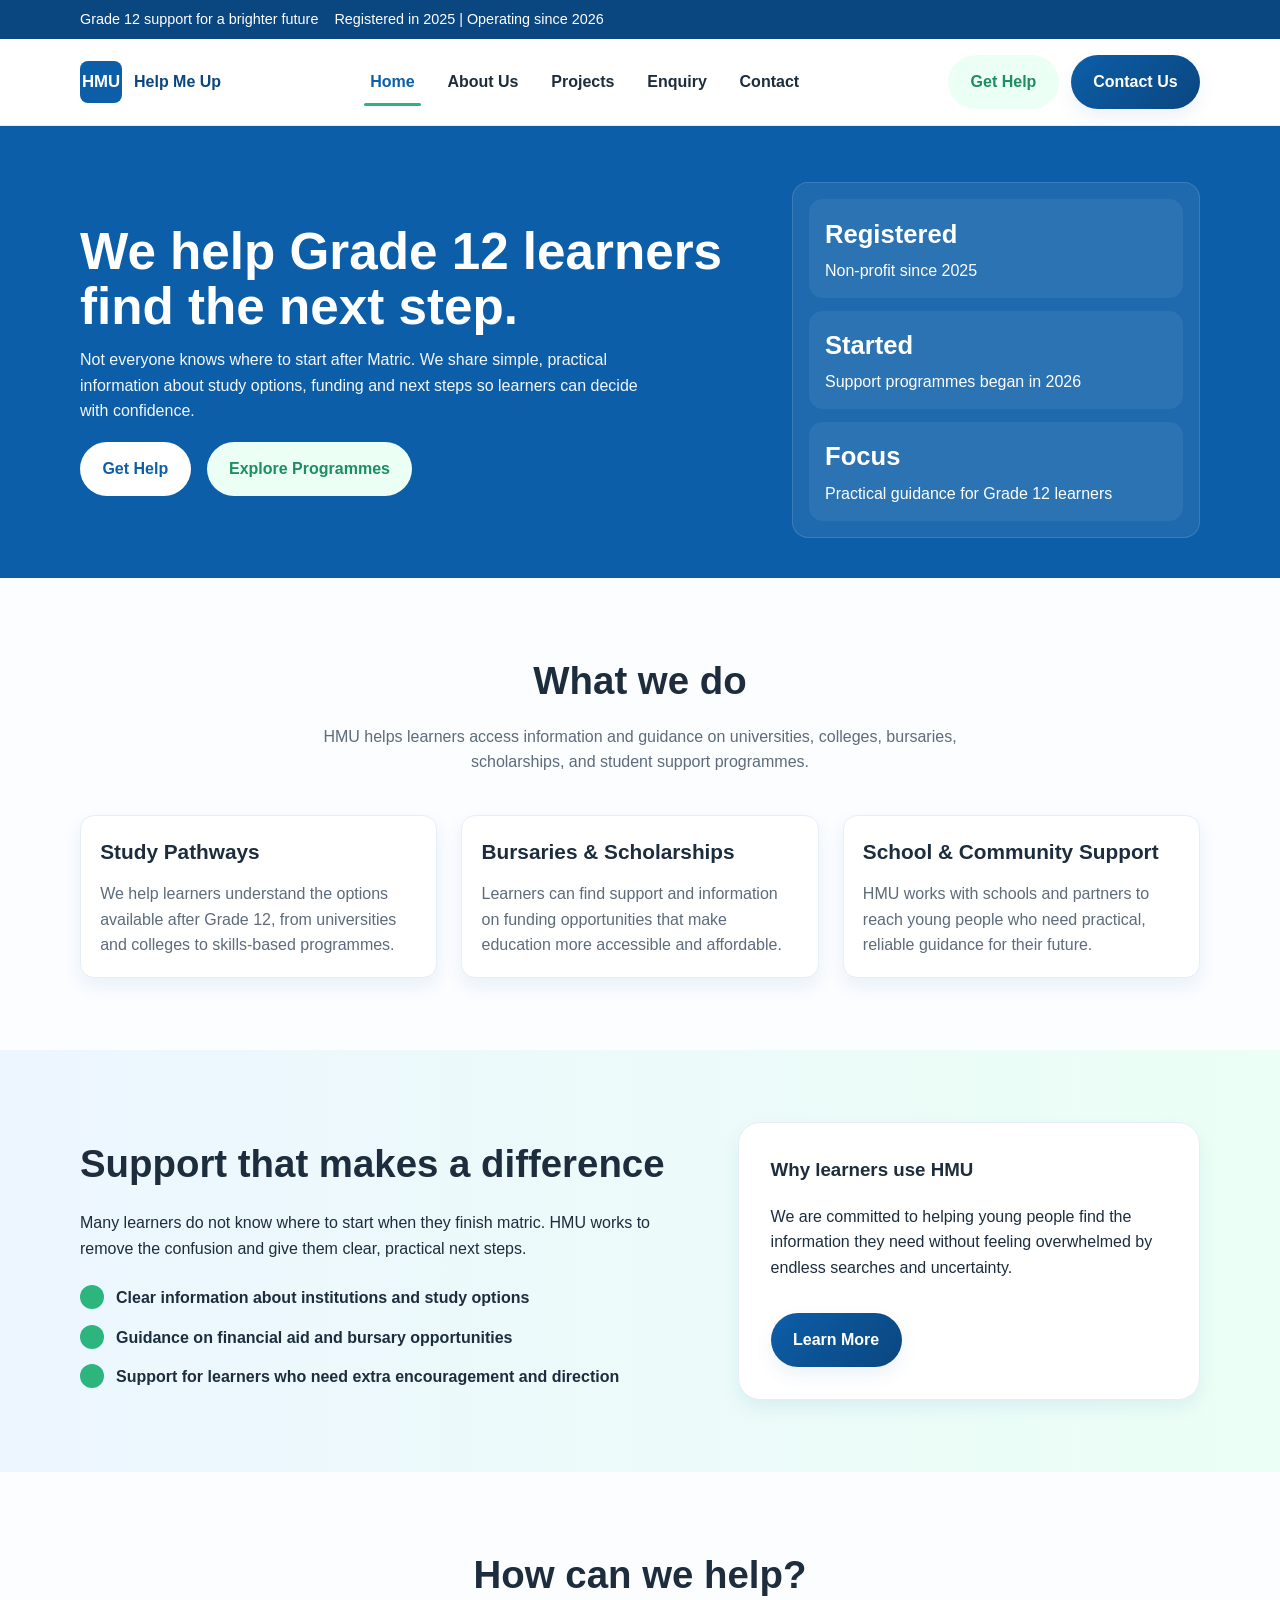
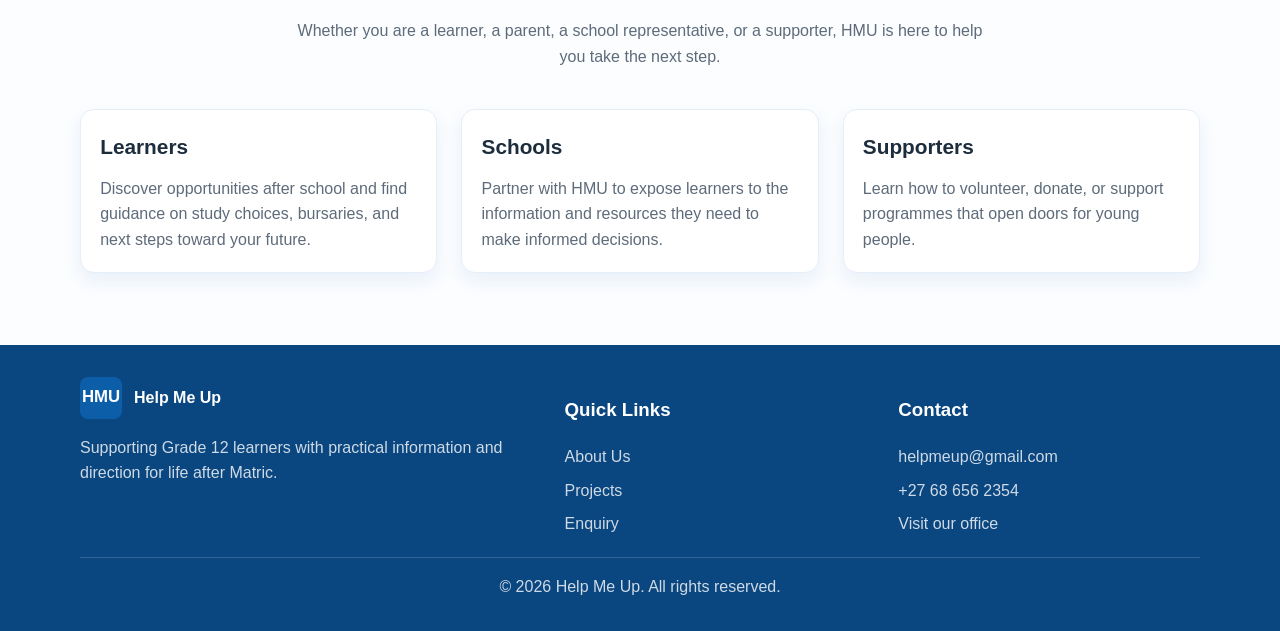
<file: formative_1/index.html>
<!DOCTYPE html>
<html lang="en">
  <head>
    <meta charset="UTF-8" />
    <meta name="viewport" content="width=device-width, initial-scale=1.0" />
    <title>Help Me Up | Grade 12 Support & Opportunities</title>
    <meta
      name="description"
      content="Help Me Up helps Grade 12 learners discover universities, colleges, bursaries, and life-after-school opportunities in South Africa."
    />
    <link rel="stylesheet" href="styles.css" />
  </head>
  <body data-page="index">
    <header class="site-header">
      <div class="topbar">
        <div class="container">
          <div class="meta">
            <span>Grade 12 support for a brighter future</span>
            <span>Registered in 2025 | Operating since 2026</span>
          </div>
        </div>
      </div>

      <div class="container navbar">
        <a href="index.html" class="brand" aria-label="Help Me Up home">
          <span class="brand-mark">HMU</span>
          <span>Help Me Up</span>
        </a>

        <button class="nav-toggle" aria-label="Open navigation">Menu</button>

        <nav class="nav-links" aria-label="Main navigation">
          <a href="index.html" class="active">Home</a>
          <a href="about.html">About Us</a>
          <a href="projects.html">Projects</a>
          <a href="enquiry.html">Enquiry</a>
          <a href="contact.html">Contact</a>
        </nav>

        <div class="nav-actions">
          <a href="enquiry.html" class="btn btn-secondary">Get Help</a>
          <a href="contact.html" class="btn btn-primary">Contact Us</a>
        </div>
      </div>
    </header>

    <main>
      <section class="hero">
        <div class="container hero-content">
          <div>
            <h1>We help Grade 12 learners find the next step.</h1>
            <p>
              Not everyone knows where to start after Matric. We share simple, practical
              information about study options, funding and next steps so learners can decide with
              confidence.
            </p>
            <div class="hero-actions">
              <a href="enquiry.html" class="btn btn-light">Get Help</a>
              <a href="projects.html" class="btn btn-secondary">Explore Programmes</a>
            </div>
          </div>

          <div class="hero-card" aria-label="Statistics about support available">
            <div class="metric">
              <strong>Registered</strong>
              <span>Non-profit since 2025</span>
            </div>
            <div class="metric">
              <strong>Started</strong>
              <span>Support programmes began in 2026</span>
            </div>
            <div class="metric">
              <strong>Focus</strong>
              <span>Practical guidance for Grade 12 learners</span>
            </div>
          </div>
        </div>
      </section>

      <section class="section">
        <div class="container">
          <div class="section-header">
            <h2>What we do</h2>
            <p>
              HMU helps learners access information and guidance on universities, colleges,
              bursaries, scholarships, and student support programmes.
            </p>
          </div>

          <div class="card-grid">
            <article class="card">
              <h3>Study Pathways</h3>
              <p>
                We help learners understand the options available after Grade 12, from universities
                and colleges to skills-based programmes.
              </p>
            </article>

            <article class="card">
              <h3>Bursaries & Scholarships</h3>
              <p>
                Learners can find support and information on funding opportunities that make
                education more accessible and affordable.
              </p>
            </article>

            <article class="card">
              <h3>School & Community Support</h3>
              <p>
                HMU works with schools and partners to reach young people who need practical,
                reliable guidance for their future.
              </p>
            </article>
          </div>
        </div>
      </section>

      <section class="section feature-band">
        <div class="container two-column">
          <div>
            <div class="section-header" style="text-align: left; margin: 0 0 1rem; max-width: none;">
              <h2>Support that makes a difference</h2>
            </div>
            <p>
              Many learners do not know where to start when they finish matric. HMU works to remove
              the confusion and give them clear, practical next steps.
            </p>
            <ul class="list">
              <li><span class="check" aria-hidden="true"></span> Clear information about institutions and study options</li>
              <li><span class="check" aria-hidden="true"></span> Guidance on financial aid and bursary opportunities</li>
              <li><span class="check" aria-hidden="true"></span> Support for learners who need extra encouragement and direction</li>
            </ul>
          </div>

          <div class="info-box">
            <h3>Why learners use HMU</h3>
            <p>
              We are committed to helping young people find the information they need without feeling
              overwhelmed by endless searches and uncertainty.
            </p>
            <a href="about.html" class="btn btn-primary" style="margin-top: 1rem;">Learn More</a>
          </div>
        </div>
      </section>

      <section class="section">
        <div class="container">
          <div class="section-header">
            <h2>How can we help?</h2>
            <p>
              Whether you are a learner, a parent, a school representative, or a supporter, HMU is
              here to help you take the next step.
            </p>
          </div>

          <div class="card-grid">
            <article class="card">
              <h3>Learners</h3>
              <p>
                Discover opportunities after school and find guidance on study choices, bursaries,
                and next steps toward your future.
              </p>
            </article>

            <article class="card">
              <h3>Schools</h3>
              <p>
                Partner with HMU to expose learners to the information and resources they need to make
                informed decisions.
              </p>
            </article>

            <article class="card">
              <h3>Supporters</h3>
              <p>
                Learn how to volunteer, donate, or support programmes that open doors for young people.
              </p>
            </article>
          </div>
        </div>
      </section>
    </main>

    <footer class="site-footer">
      <div class="container">
        <div class="footer-grid">
          <div>
            <div class="brand" style="color: white; margin-bottom: 1rem;">
              <span class="brand-mark">HMU</span>
              <span>Help Me Up</span>
            </div>
            <p style="color: rgba(255,255,255,0.8); margin: 0;">
              Supporting Grade 12 learners with practical information and direction for life after Matric.
            </p>
          </div>

          <div>
            <h3>Quick Links</h3>
            <div class="footer-links">
              <a href="about.html">About Us</a>
              <a href="projects.html">Projects</a>
              <a href="enquiry.html">Enquiry</a>
            </div>
          </div>

          <div>
            <h3>Contact</h3>
            <div class="footer-links">
              <a href="mailto:helpmeup@gmail.com">helpmeup@gmail.com</a>
              <a href="tel:+27686562354">+27 68 656 2354</a>
              <a href="contact.html">Visit our office</a>
            </div>
          </div>
        </div>

        <div class="footer-bottom">
          © <span id="year"></span> Help Me Up. All rights reserved.
        </div>
      </div>
    </footer>

    <script src="script.js"></script>
  </body>
</html>
</file>
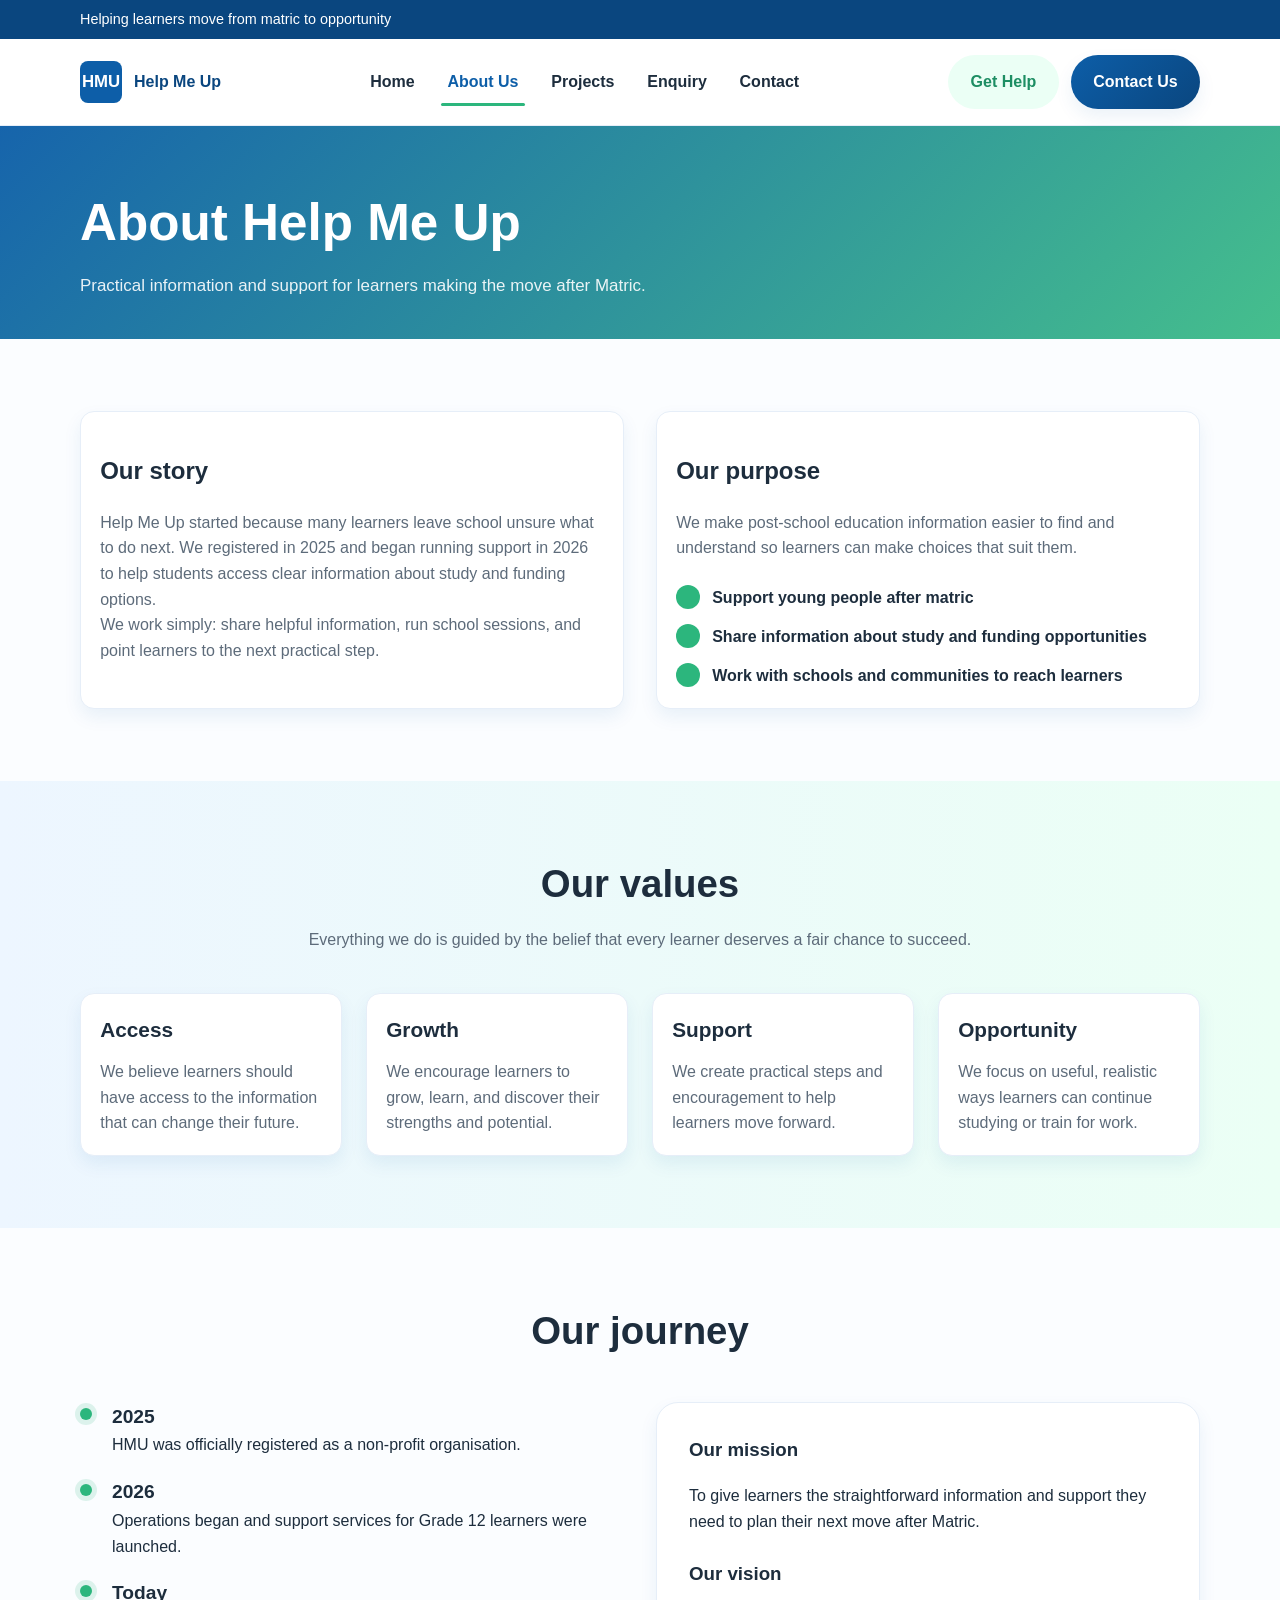
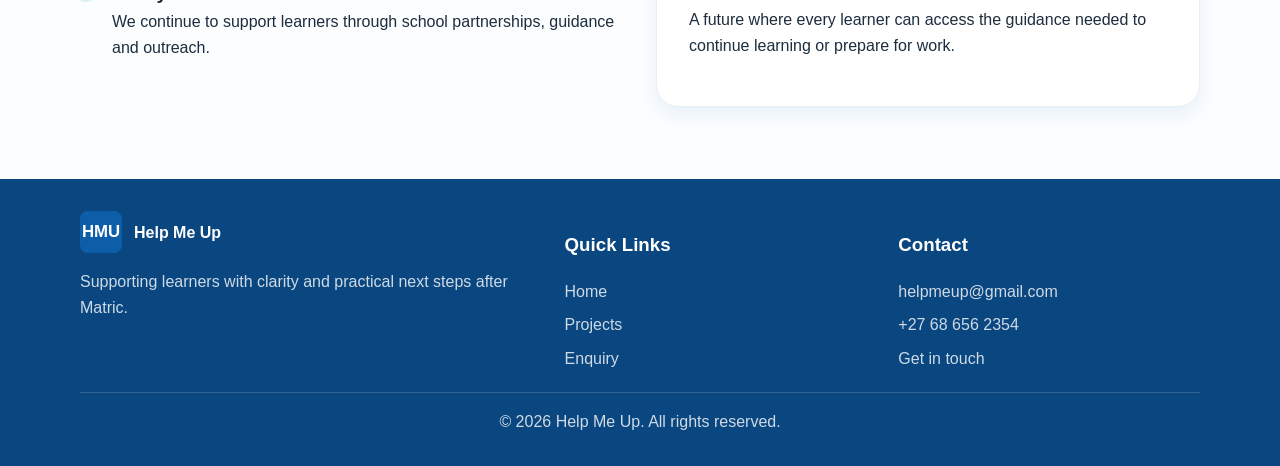
<file: formative_1/about.html>
<!DOCTYPE html>
<html lang="en">
  <head>
    <meta charset="UTF-8" />
    <meta name="viewport" content="width=device-width, initial-scale=1.0" />
    <title>About Us | Help Me Up</title>
    <meta
      name="description"
      content="Learn about the purpose, history, and mission of Help Me Up in helping Grade 12 learners prepare for life after school."
    />
    <link rel="stylesheet" href="styles.css" />
  </head>
  <body data-page="about">
    <header class="site-header">
      <div class="topbar">
        <div class="container">
          <div class="meta">
            <span>Helping learners move from matric to opportunity</span>
          </div>
        </div>
      </div>

      <div class="container navbar">
        <a href="index.html" class="brand" aria-label="Help Me Up home">
          <span class="brand-mark">HMU</span>
          <span>Help Me Up</span>
        </a>

        <button class="nav-toggle" aria-label="Open navigation">Menu</button>

        <nav class="nav-links" aria-label="Main navigation">
          <a href="index.html">Home</a>
          <a href="about.html" class="active">About Us</a>
          <a href="projects.html">Projects</a>
          <a href="enquiry.html">Enquiry</a>
          <a href="contact.html">Contact</a>
        </nav>

        <div class="nav-actions">
          <a href="enquiry.html" class="btn btn-secondary">Get Help</a>
          <a href="contact.html" class="btn btn-primary">Contact Us</a>
        </div>
      </div>
    </header>

    <main>
      <section class="page-banner">
        <div class="container">
          <h1>About Help Me Up</h1>
          <p>Practical information and support for learners making the move after Matric.</p>
        </div>
      </section>

      <section class="section">
        <div class="container story-grid">
          <article class="card">
            <h2>Our story</h2>
            <p>
              Help Me Up started because many learners leave school unsure what to do next.
              We registered in 2025 and began running support in 2026 to help students access
              clear information about study and funding options.
            </p>
            <p>
              We work simply: share helpful information, run school sessions, and point learners
              to the next practical step.
            </p>
          </article>

          <article class="card">
            <h2>Our purpose</h2>
            <p>
              We make post-school education information easier to find and understand so learners
              can make choices that suit them.
            </p>
            <ul class="list">
              <li><span class="check" aria-hidden="true"></span> Support young people after matric</li>
              <li><span class="check" aria-hidden="true"></span> Share information about study and funding
              opportunities</li>
              <li><span class="check" aria-hidden="true"></span> Work with schools and communities to reach learners</li>
            </ul>
          </article>
        </div>
      </section>

      <section class="section feature-band">
        <div class="container">
          <div class="section-header">
            <h2>Our values</h2>
            <p>Everything we do is guided by the belief that every learner deserves a fair chance to succeed.</p>
          </div>

          <div class="value-grid">
            <article class="card">
              <h3>Access</h3>
              <p>We believe learners should have access to the information that can change their future.</p>
            </article>

            <article class="card">
              <h3>Growth</h3>
              <p>We encourage learners to grow, learn, and discover their strengths and potential.</p>
            </article>

            <article class="card">
              <h3>Support</h3>
              <p>We create practical steps and encouragement to help learners move forward.</p>
            </article>

            <article class="card">
              <h3>Opportunity</h3>
              <p>We focus on useful, realistic ways learners can continue studying or train for work.</p>
            </article>
          </div>
        </div>
      </section>

      <section class="section">
        <div class="container">
          <div class="section-header">
            <h2>Our journey</h2>
          </div>

          <div class="story-grid">
            <div>
              <div class="milestone">
                <strong>2025</strong>
                <span>HMU was officially registered as a non-profit organisation.</span>
              </div>
              <div class="milestone">
                <strong>2026</strong>
                <span>Operations began and support services for Grade 12 learners were launched.</span>
              </div>
              <div class="milestone">
                <strong>Today</strong>
                <span>We continue to support learners through school partnerships, guidance and outreach.</span>
              </div>
            </div>

            <div class="info-box">
              <h3>Our mission</h3>
              <p>
                To give learners the straightforward information and support they need to plan
                their next move after Matric.
              </p>
              <h3 style="margin-top: 1.5rem;">Our vision</h3>
              <p>
                A future where every learner can access the guidance needed to continue learning or
                prepare for work.
              </p>
            </div>
          </div>
        </div>
      </section>
    </main>

    <footer class="site-footer">
      <div class="container">
        <div class="footer-grid">
          <div>
            <div class="brand" style="color: white; margin-bottom: 1rem;">
              <span class="brand-mark">HMU</span>
              <span>Help Me Up</span>
            </div>
            <p style="color: rgba(255,255,255,0.8); margin: 0;">
              Supporting learners with clarity and practical next steps after Matric.
            </p>
          </div>

          <div>
            <h3>Quick Links</h3>
            <div class="footer-links">
              <a href="index.html">Home</a>
              <a href="projects.html">Projects</a>
              <a href="enquiry.html">Enquiry</a>
            </div>
          </div>

          <div>
            <h3>Contact</h3>
            <div class="footer-links">
              <a href="mailto:helpmeup@gmail.com">helpmeup@gmail.com</a>
              <a href="tel:+27686562354">+27 68 656 2354</a>
              <a href="contact.html">Get in touch</a>
            </div>
          </div>
        </div>

        <div class="footer-bottom">
          © <span id="year"></span> Help Me Up. All rights reserved.
        </div>
      </div>
    </footer>

    <script src="script.js"></script>
  </body>
</html>
</file>
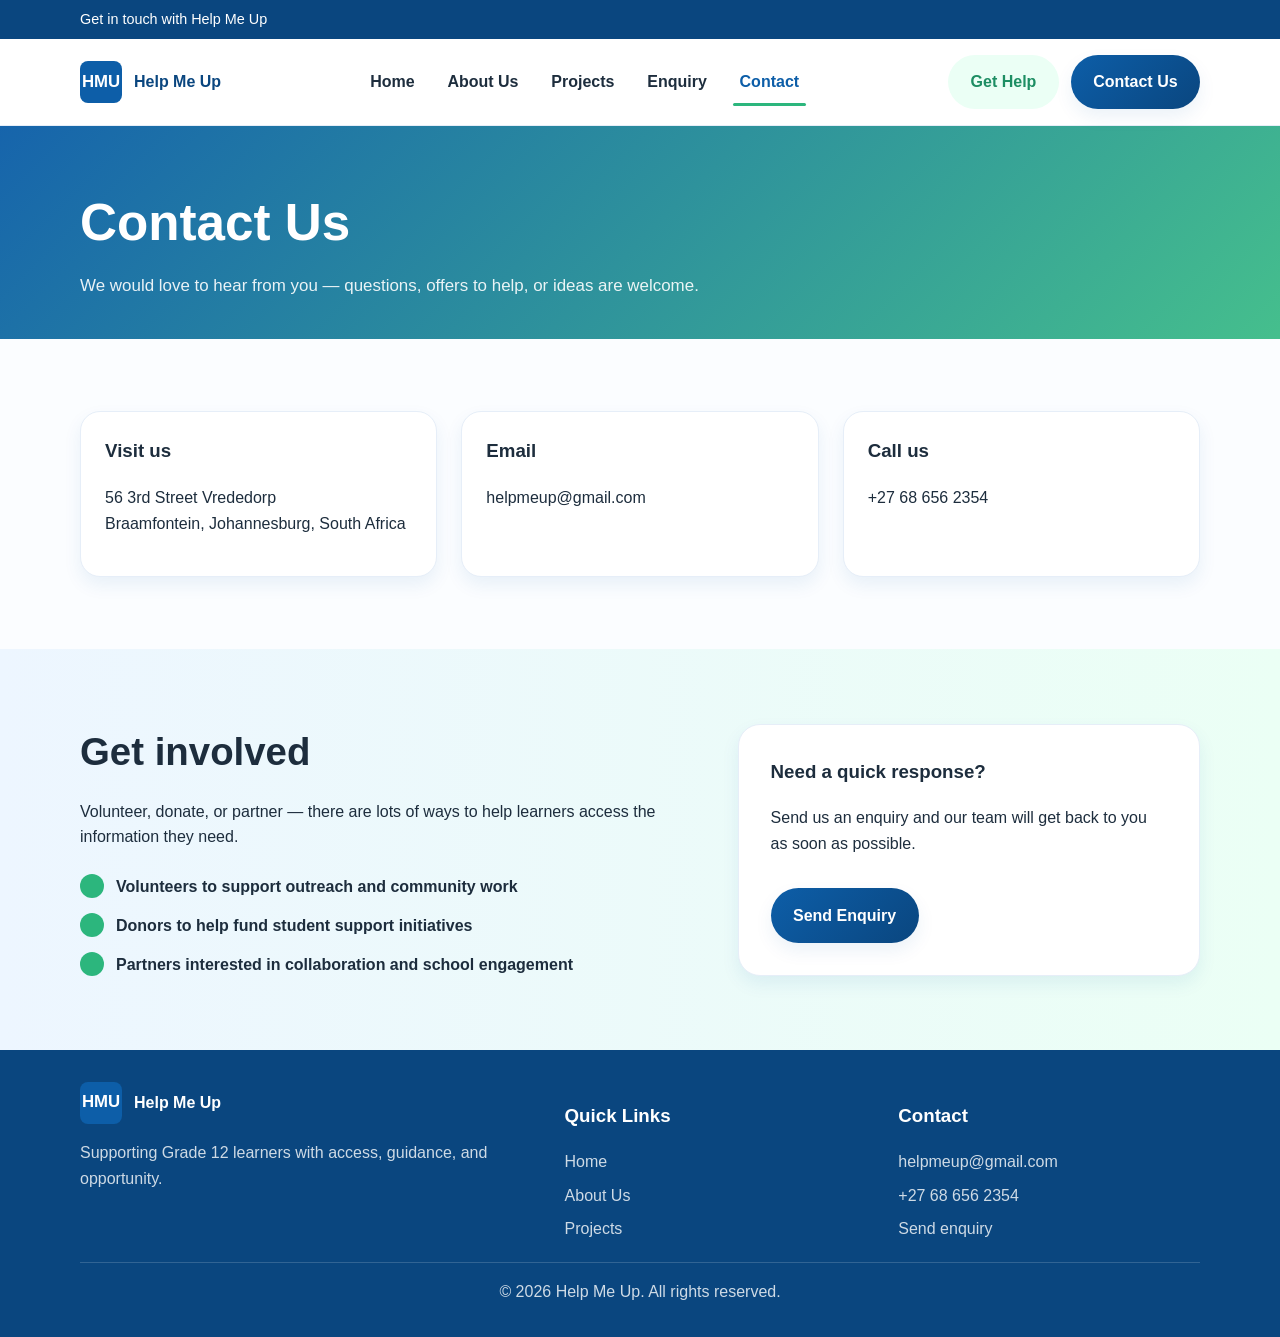
<file: formative_1/contact.html>
<!DOCTYPE html>
<html lang="en">
  <head>
    <meta charset="UTF-8" />
    <meta name="viewport" content="width=device-width, initial-scale=1.0" />
    <title>Contact | Help Me Up</title>
    <meta
      name="description"
      content="Contact Help Me Up to ask questions, get involved, or support learners preparing for life after Grade 12."
    />
    <link rel="stylesheet" href="styles.css" />
  </head>
  <body data-page="contact">
    <header class="site-header">
      <div class="topbar">
        <div class="container">
          <div class="meta">
            <span>Get in touch with Help Me Up</span>
          </div>
        </div>
      </div>

      <div class="container navbar">
        <a href="index.html" class="brand" aria-label="Help Me Up home">
          <span class="brand-mark">HMU</span>
          <span>Help Me Up</span>
        </a>

        <button class="nav-toggle" aria-label="Open navigation">Menu</button>

        <nav class="nav-links" aria-label="Main navigation">
          <a href="index.html">Home</a>
          <a href="about.html">About Us</a>
          <a href="projects.html">Projects</a>
          <a href="enquiry.html">Enquiry</a>
          <a href="contact.html" class="active">Contact</a>
        </nav>

        <div class="nav-actions">
          <a href="enquiry.html" class="btn btn-secondary">Get Help</a>
          <a href="contact.html" class="btn btn-primary">Contact Us</a>
        </div>
      </div>
    </header>

    <main>
      <section class="page-banner">
        <div class="container">
          <h1>Contact Us</h1>
          <p>We would love to hear from you — questions, offers to help, or ideas are welcome.</p>
        </div>
      </section>

      <section class="section">
        <div class="container contact-grid">
          <article class="contact-card">
            <h3>Visit us</h3>
            <p>56 3rd Street Vrededorp<br />Braamfontein, Johannesburg, South Africa</p>
          </article>

          <article class="contact-card">
            <h3>Email</h3>
            <p><a href="mailto:helpmeup@gmail.com">helpmeup@gmail.com</a></p>
          </article>

          <article class="contact-card">
            <h3>Call us</h3>
            <p><a href="tel:+27686562354">+27 68 656 2354</a></p>
          </article>
        </div>
      </section>

      <section class="section feature-band">
        <div class="container two-column">
          <div>
            <div class="section-header" style="text-align:left; margin: 0 0 1rem; max-width:none;">
              <h2>Get involved</h2>
            </div>
            <p>
              Volunteer, donate, or partner — there are lots of ways to help learners access the
              information they need.
            </p>
            <ul class="list">
              <li><span class="check" aria-hidden="true"></span> Volunteers to support outreach and community work</li>
              <li><span class="check" aria-hidden="true"></span> Donors to help fund student support initiatives</li>
              <li><span class="check" aria-hidden="true"></span> Partners interested in collaboration and school engagement</li>
            </ul>
          </div>

          <div class="info-box">
            <h3>Need a quick response?</h3>
            <p>Send us an enquiry and our team will get back to you as soon as possible.</p>
            <a href="enquiry.html" class="btn btn-primary" style="margin-top: 1rem;">Send Enquiry</a>
          </div>
        </div>
      </section>
    </main>

    <footer class="site-footer">
      <div class="container">
        <div class="footer-grid">
          <div>
            <div class="brand" style="color: white; margin-bottom: 1rem;">
              <span class="brand-mark">HMU</span>
              <span>Help Me Up</span>
            </div>
            <p style="color: rgba(255,255,255,0.8); margin: 0;">
              Supporting Grade 12 learners with access, guidance, and opportunity.
            </p>
          </div>

          <div>
            <h3>Quick Links</h3>
            <div class="footer-links">
              <a href="index.html">Home</a>
              <a href="about.html">About Us</a>
              <a href="projects.html">Projects</a>
            </div>
          </div>

          <div>
            <h3>Contact</h3>
            <div class="footer-links">
              <a href="mailto:helpmeup@gmail.com">helpmeup@gmail.com</a>
              <a href="tel:+27686562354">+27 68 656 2354</a>
              <a href="enquiry.html">Send enquiry</a>
            </div>
          </div>
        </div>

        <div class="footer-bottom">
          © <span id="year"></span> Help Me Up. All rights reserved.
        </div>
      </div>
    </footer>

    <script src="script.js"></script>
  </body>
</html>
</file>
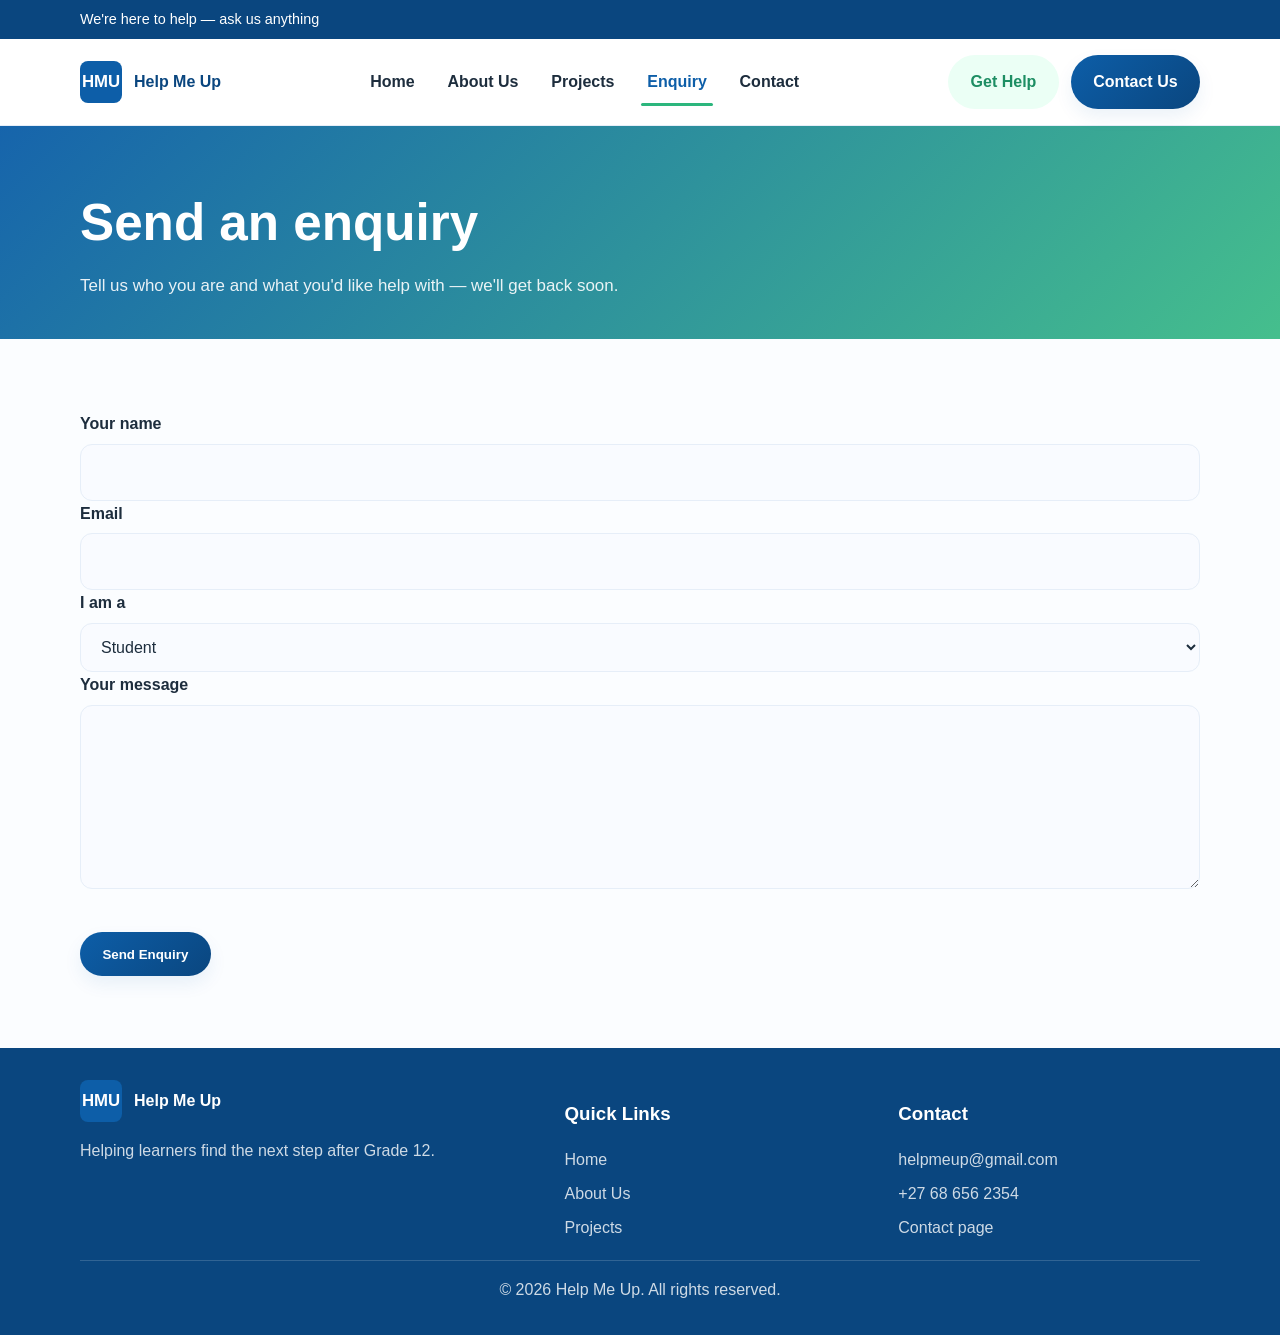
<file: formative_1/enquiry.html>
<!DOCTYPE html>
<html lang="en">
  <head>
    <meta charset="utf-8" />
    <meta name="viewport" content="width=device-width, initial-scale=1" />
    <title>Enquiry | Help Me Up</title>
    <meta
      name="description"
      content="Send an enquiry to Help Me Up. Tell us how we can help learners prepare for life after Grade 12."
    />
    <link rel="stylesheet" href="styles.css" />
  </head>
  <body data-page="enquiry">
    <header class="site-header">
      <div class="topbar">
        <div class="container">
          <div class="meta">
            <span>We're here to help — ask us anything</span>
          </div>
        </div>
      </div>

      <div class="container navbar">
        <a href="index.html" class="brand" aria-label="Help Me Up home">
          <span class="brand-mark">HMU</span>
          <span>Help Me Up</span>
        </a>

        <button class="nav-toggle" aria-label="Open navigation">Menu</button>

        <nav class="nav-links" aria-label="Main navigation">
          <a href="index.html">Home</a>
          <a href="about.html">About Us</a>
          <a href="projects.html">Projects</a>
          <a href="enquiry.html" class="active">Enquiry</a>
          <a href="contact.html">Contact</a>
        </nav>

        <div class="nav-actions">
          <a href="enquiry.html" class="btn btn-secondary">Get Help</a>
          <a href="contact.html" class="btn btn-primary">Contact Us</a>
        </div>
      </div>
    </header>

    <main>
      <section class="page-banner">
        <div class="container">
          <h1>Send an enquiry</h1>
          <p>Tell us who you are and what you'd like help with — we'll get back soon.</p>
        </div>
      </section>

      <section class="section">
        <div class="container">
          <form id="enquiry-form" class="form">
            <label for="name">Your name</label>
            <input id="name" name="name" type="text" required />

            <label for="email">Email</label>
            <input id="email" name="email" type="email" required />

            <label for="role">I am a</label>
            <select id="role" name="role">
              <option>Student</option>
              <option>Parent or Guardian</option>
              <option>Teacher</option>
              <option>Partner or Supporter</option>
            </select>

            <label for="message">Your message</label>
            <textarea id="message" name="message" rows="6" required></textarea>

            <div id="form-message" class="form-message" aria-live="polite"></div>

            <button class="btn btn-primary" type="submit">Send Enquiry</button>
          </form>
        </div>
      </section>
    </main>

    <footer class="site-footer">
      <div class="container">
        <div class="footer-grid">
          <div>
            <div class="brand" style="color: white; margin-bottom: 1rem;">
              <span class="brand-mark">HMU</span>
              <span>Help Me Up</span>
            </div>
            <p style="color: rgba(255,255,255,0.8); margin: 0;">
              Helping learners find the next step after Grade 12.
            </p>
          </div>

          <div>
            <h3>Quick Links</h3>
            <div class="footer-links">
              <a href="index.html">Home</a>
              <a href="about.html">About Us</a>
              <a href="projects.html">Projects</a>
            </div>
          </div>

          <div>
            <h3>Contact</h3>
            <div class="footer-links">
              <a href="mailto:helpmeup@gmail.com">helpmeup@gmail.com</a>
              <a href="tel:+27686562354">+27 68 656 2354</a>
              <a href="contact.html">Contact page</a>
            </div>
          </div>
        </div>

        <div class="footer-bottom">
          © <span id="year"></span> Help Me Up. All rights reserved.
        </div>
      </div>
    </footer>

    <script src="script.js"></script>
  </body>
</html>
</file>
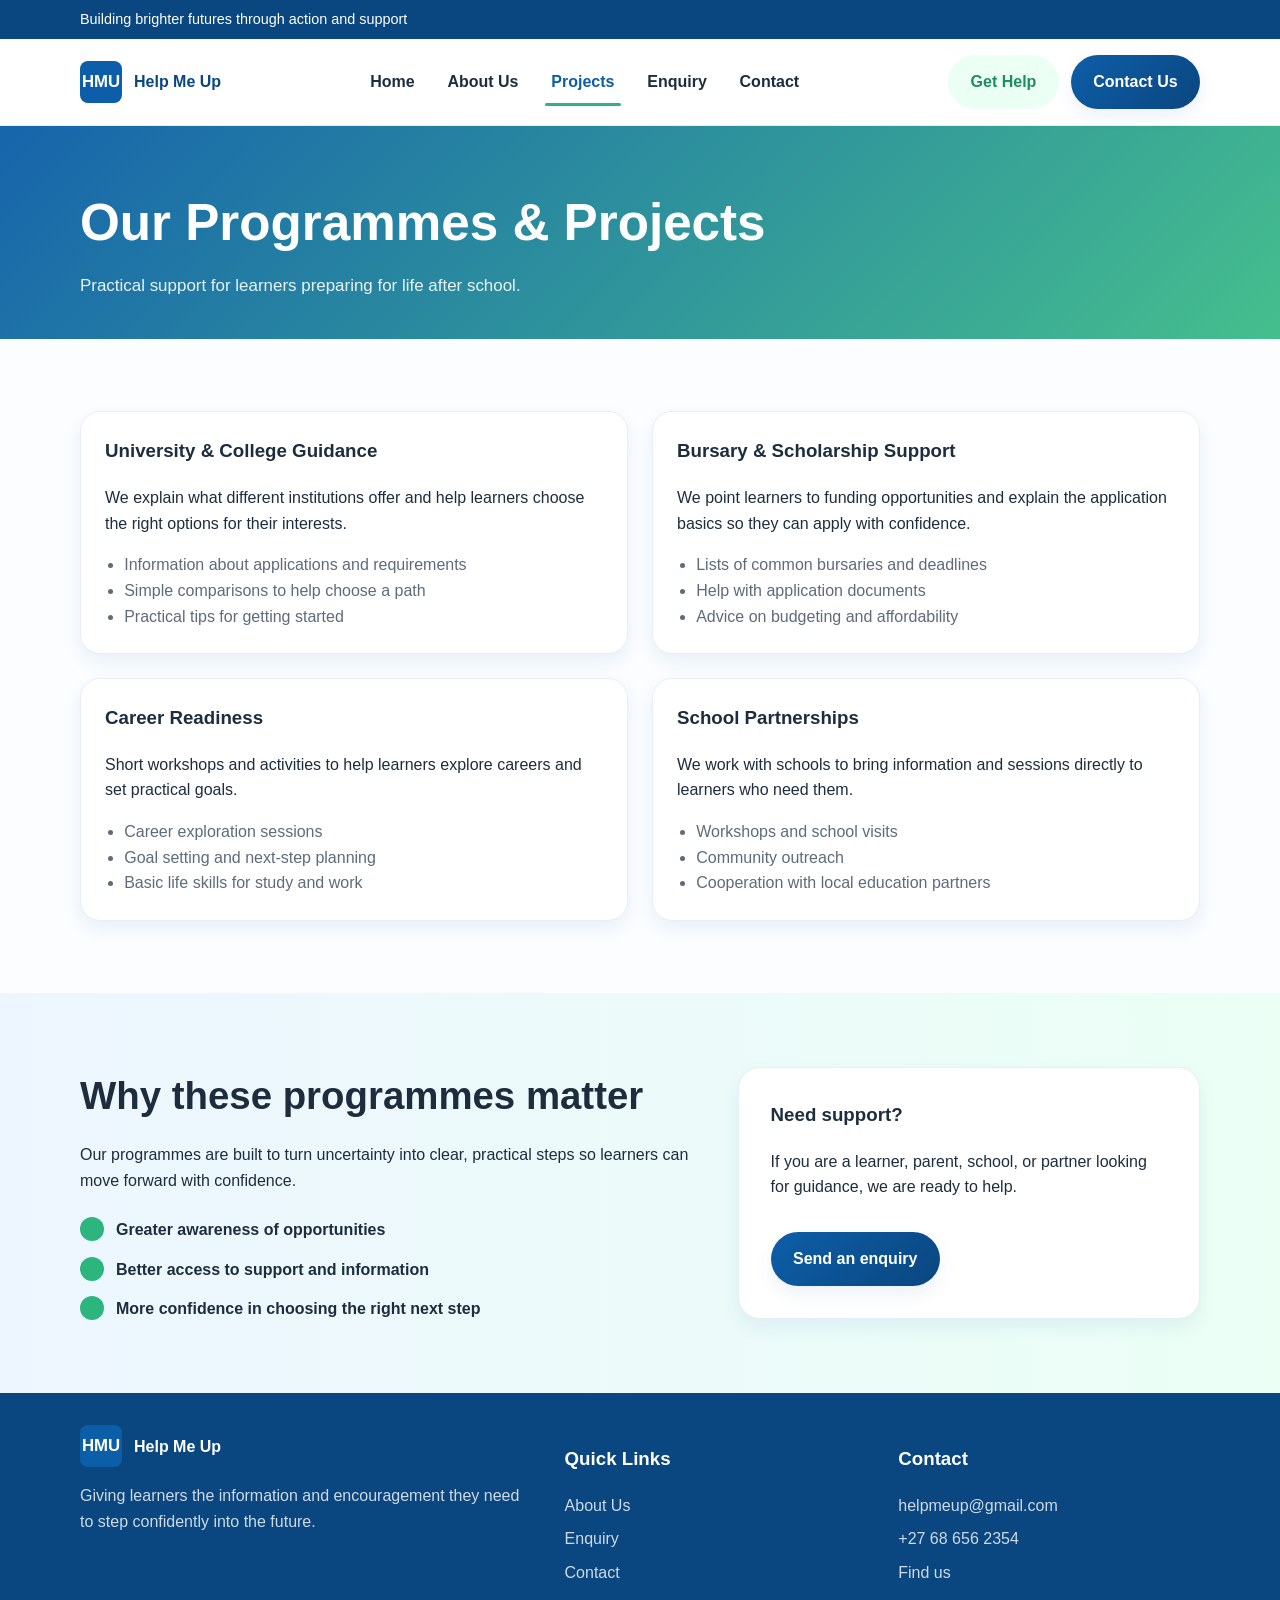
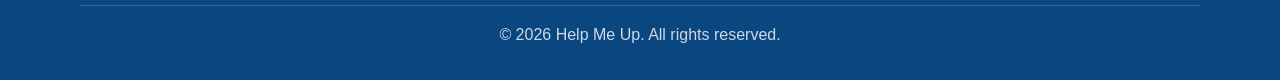
<file: formative_1/projects.html>
<!DOCTYPE html>
<html lang="en">
  <head>
    <meta charset="UTF-8" />
    <meta name="viewport" content="width=device-width, initial-scale=1.0" />
    <title>Projects | Help Me Up</title>
    <meta
      name="description"
      content="Explore the programmes and activities offered by Help Me Up to support Grade 12 learners in accessing education and opportunity."
    />
    <link rel="stylesheet" href="styles.css" />
  </head>
  <body data-page="projects">
    <header class="site-header">
      <div class="topbar">
        <div class="container">
          <div class="meta">
            <span>Building brighter futures through action and support</span>
          </div>
        </div>
      </div>

      <div class="container navbar">
        <a href="index.html" class="brand" aria-label="Help Me Up home">
          <span class="brand-mark">HMU</span>
          <span>Help Me Up</span>
        </a>

        <button class="nav-toggle" aria-label="Open navigation">Menu</button>

        <nav class="nav-links" aria-label="Main navigation">
          <a href="index.html">Home</a>
          <a href="about.html">About Us</a>
          <a href="projects.html" class="active">Projects</a>
          <a href="enquiry.html">Enquiry</a>
          <a href="contact.html">Contact</a>
        </nav>

        <div class="nav-actions">
          <a href="enquiry.html" class="btn btn-secondary">Get Help</a>
          <a href="contact.html" class="btn btn-primary">Contact Us</a>
        </div>
      </div>
    </header>

    <main>
      <section class="page-banner">
        <div class="container">
          <h1>Our Programmes & Projects</h1>
          <p>Practical support for learners preparing for life after school.</p>
        </div>
      </section>

      <section class="section">
        <div class="container project-grid">
          <article class="project-card">
            <h3>University & College Guidance</h3>
            <p>
              We explain what different institutions offer and help learners choose the right
              options for their interests.
            </p>
            <ul>
              <li>Information about applications and requirements</li>
              <li>Simple comparisons to help choose a path</li>
              <li>Practical tips for getting started</li>
            </ul>
          </article>

          <article class="project-card">
            <h3>Bursary & Scholarship Support</h3>
            <p>
              We point learners to funding opportunities and explain the application basics so
              they can apply with confidence.
            </p>
            <ul>
              <li>Lists of common bursaries and deadlines</li>
              <li>Help with application documents</li>
              <li>Advice on budgeting and affordability</li>
            </ul>
          </article>

          <article class="project-card">
            <h3>Career Readiness</h3>
            <p>
              Short workshops and activities to help learners explore careers and set practical goals.
            </p>
            <ul>
              <li>Career exploration sessions</li>
              <li>Goal setting and next-step planning</li>
              <li>Basic life skills for study and work</li>
            </ul>
          </article>

          <article class="project-card">
            <h3>School Partnerships</h3>
            <p>
              We work with schools to bring information and sessions directly to learners who need them.
            </p>
            <ul>
              <li>Workshops and school visits</li>
              <li>Community outreach</li>
              <li>Cooperation with local education partners</li>
            </ul>
          </article>
        </div>
      </section>

      <section class="section feature-band">
        <div class="container two-column">
          <div>
            <div class="section-header" style="text-align:left; margin: 0 0 1rem; max-width:none;">
              <h2>Why these programmes matter</h2>
            </div>
            <p>
              Our programmes are built to turn uncertainty into clear, practical steps so learners can
              move forward with confidence.
            </p>
            <ul class="list">
              <li><span class="check" aria-hidden="true"></span> Greater awareness of opportunities</li>
              <li><span class="check" aria-hidden="true"></span> Better access to support and information</li>
              <li><span class="check" aria-hidden="true"></span> More confidence in choosing the right next step</li>
            </ul>
          </div>

          <div class="info-box">
            <h3>Need support?</h3>
            <p>
              If you are a learner, parent, school, or partner looking for guidance, we are ready to help.
            </p>
            <a href="enquiry.html" class="btn btn-primary" style="margin-top: 1rem;">Send an enquiry</a>
          </div>
        </div>
      </section>
    </main>

    <footer class="site-footer">
      <div class="container">
        <div class="footer-grid">
          <div>
            <div class="brand" style="color: white; margin-bottom: 1rem;">
              <span class="brand-mark">HMU</span>
              <span>Help Me Up</span>
            </div>
            <p style="color: rgba(255,255,255,0.8); margin: 0;">
              Giving learners the information and encouragement they need to step confidently into the future.
            </p>
          </div>

          <div>
            <h3>Quick Links</h3>
            <div class="footer-links">
              <a href="about.html">About Us</a>
              <a href="enquiry.html">Enquiry</a>
              <a href="contact.html">Contact</a>
            </div>
          </div>

          <div>
            <h3>Contact</h3>
            <div class="footer-links">
              <a href="mailto:helpmeup@gmail.com">helpmeup@gmail.com</a>
              <a href="tel:+27686562354">+27 68 656 2354</a>
              <a href="contact.html">Find us</a>
            </div>
          </div>
        </div>

        <div class="footer-bottom">
          © <span id="year"></span> Help Me Up. All rights reserved.
        </div>
      </div>
    </footer>

    <script src="script.js"></script>
  </body>
</html>
</file>
<file: formative_1/styles.css>
:root {
  --primary-blue: #0d5ea8;
  --primary-blue-dark: #0a467f;
  --secondary-green: #2cb67d;
  --secondary-green-dark: #1d8e63;
  --light-blue: #edf6ff;
  --light-green: #ebfff5;
  --white: #ffffff;
  --text: #1d2d3d;
  --muted: #5d6b7a;
  --border: #e6eef8;
  --shadow: 0 8px 18px rgba(13, 94, 168, 0.08);
}

* {
  box-sizing: border-box;
}

html {
  scroll-behavior: smooth;
}

body {
  margin: 0;
  font-family: "Segoe UI", Arial, Helvetica, sans-serif;
  line-height: 1.6;
  color: var(--text);
  background: #fbfdff;
}

a {
  color: inherit;
  text-decoration: none;
}

img {
  max-width: 100%;
  display: block;
}

.container {
  width: min(1120px, calc(100% - 2rem));
  margin: 0 auto;
}

.site-header {
  position: sticky;
  top: 0;
  z-index: 20;
  background: rgba(255, 255, 255, 0.96);
  backdrop-filter: blur(10px);
  border-bottom: 1px solid var(--border);
}

.topbar {
  background: var(--primary-blue-dark);
  color: var(--white);
  font-size: 0.9rem;
}

.topbar .container {
  display: flex;
  justify-content: space-between;
  align-items: center;
  gap: 1rem;
  padding: 0.5rem 0;
}

.topbar .meta {
  display: flex;
  gap: 1rem;
  flex-wrap: wrap;
}

.navbar {
  display: flex;
  align-items: center;
  justify-content: space-between;
  gap: 1rem;
  padding: 1rem 0;
}

.brand {
  display: flex;
  align-items: center;
  gap: 0.75rem;
  font-weight: 700;
  color: var(--primary-blue-dark);
}

.brand-mark {
  width: 42px;
  height: 42px;
  border-radius: 8px;
  display: grid;
  place-items: center;
  background: var(--primary-blue);
  color: var(--white);
  font-size: 1.05rem;
}

.nav-links {
  display: flex;
  align-items: center;
  gap: 1.25rem;
}

.nav-links a {
  color: var(--text);
  font-weight: 600;
  padding: 0.5rem 0.4rem;
  position: relative;
}

.nav-links a::after {
  content: "";
  position: absolute;
  left: 0;
  bottom: -0.2rem;
  width: 100%;
  height: 3px;
  border-radius: 999px;
  background: var(--secondary-green);
  transform: scaleX(0);
  transform-origin: center;
  transition: transform 0.2s ease;
}

.nav-links a:hover::after,
.nav-links a.active::after {
  transform: scaleX(1);
}

.nav-links a.active {
  color: var(--primary-blue);
}

.nav-actions {
  display: flex;
  align-items: center;
  gap: 0.75rem;
}

.nav-toggle {
  display: none;
  border: none;
  background: var(--light-blue);
  padding: 0.65rem 0.75rem;
  border-radius: 10px;
  cursor: pointer;
  font-size: 1.2rem;
}

.btn {
  display: inline-flex;
  align-items: center;
  justify-content: center;
  gap: 0.5rem;
  padding: 0.9rem 1.4rem;
  border-radius: 999px;
  border: none;
  font-weight: 700;
  transition: transform 0.2s ease, box-shadow 0.2s ease;
  cursor: pointer;
}

.btn:hover {
  transform: translateY(-1px);
}

.btn-primary {
  background: linear-gradient(135deg, var(--primary-blue), var(--primary-blue-dark));
  color: var(--white);
  box-shadow: var(--shadow);
}

.btn-secondary {
  background: var(--light-green);
  color: var(--secondary-green-dark);
}

.btn-light {
  background: var(--white);
  color: var(--primary-blue);
}

.hero {
  background: var(--primary-blue);
  color: var(--white);
  padding: 3.5rem 0 2.5rem;
}

.hero-content {
  display: grid;
  grid-template-columns: 1.25fr 0.75fr;
  gap: 2rem;
  align-items: center;
}

.hero h1 {
  font-size: clamp(2rem, 4.5vw, 3.2rem);
  line-height: 1.08;
  margin: 0 0 0.8rem;
}

.hero p {
  color: rgba(255,255,255,0.95);
  font-size: 1rem;
  max-width: 560px;
  margin: 0 0 1.1rem;
}

.hero-actions {
  display: flex;
  flex-wrap: wrap;
  gap: 1rem;
}

.hero-card {
  background: rgba(255,255,255,0.08);
  border: 1px solid rgba(255,255,255,0.12);
  border-radius: 16px;
  padding: 1rem;
  display: grid;
  gap: 0.8rem;
}

.metric {
  background: rgba(255,255,255,0.06);
  border-radius: 14px;
  padding: 0.9rem 1rem;
}

.metric strong {
  display: block;
  font-size: 1.6rem;
  margin-bottom: 0.2rem;
}

.section {
  padding: 4.5rem 0;
}

.section-header {
  text-align: center;
  max-width: 700px;
  margin: 0 auto 2.5rem;
}

.section-header h2 {
  font-size: clamp(2rem, 3vw, 2.8rem);
  margin: 0 0 0.8rem;
}

.section-header p {
  margin: 0;
  color: var(--muted);
}

.card-grid {
  display: grid;
  grid-template-columns: repeat(3, minmax(0, 1fr));
  gap: 1.5rem;
}

.card {
  background: var(--white);
  border: 1px solid var(--border);
  border-radius: 14px;
  padding: 1.2rem;
  box-shadow: var(--shadow);
}

.card h3 {
  margin-top: 0;
  margin-bottom: 0.8rem;
  font-size: 1.3rem;
}

.card p {
  margin: 0;
  color: var(--muted);
}

.icon-badge {
  display: none;
}

.feature-band {
  background: linear-gradient(90deg, var(--light-blue), var(--light-green));
}

.two-column {
  display: grid;
  grid-template-columns: 1.15fr 0.85fr;
  gap: 2rem;
  align-items: center;
}

.list {
  list-style: none;
  padding: 0;
  margin: 1.5rem 0 0;
  display: grid;
  gap: 0.85rem;
}

.list li {
  display: flex;
  align-items: start;
  gap: 0.75rem;
  color: var(--text);
  font-weight: 600;
}

.check {
  width: 24px;
  height: 24px;
  border-radius: 50%;
  display: grid;
  place-items: center;
  background: var(--secondary-green);
  color: var(--white);
  font-size: 0.8rem;
  flex-shrink: 0;
}

.info-box {
  background: var(--white);
  border-radius: 22px;
  border: 1px solid var(--border);
  box-shadow: var(--shadow);
  padding: 2rem;
}

.info-box h3 {
  margin-top: 0;
}

.page-banner {
  background: linear-gradient(135deg, rgba(13,94,168,0.96), rgba(44,182,125,0.88));
  color: var(--white);
  padding: 3.5rem 0 2.5rem;
}

.page-banner h1 {
  font-size: clamp(2.2rem, 4vw, 3.4rem);
  margin: 0 0 0.5rem;
}

.page-banner p {
  color: rgba(255,255,255,0.9);
  font-size: 1.06rem;
  margin: 0;
}

.story-grid {
  display: grid;
  grid-template-columns: repeat(2, minmax(0, 1fr));
  gap: 2rem;
}

.story-grid .card,
.value-grid .card {
  min-height: 100%;
}

.value-grid {
  display: grid;
  grid-template-columns: repeat(4, minmax(0, 1fr));
  gap: 1.5rem;
}

.milestone {
  position: relative;
  padding-left: 2rem;
  margin-bottom: 1.2rem;
}

.milestone::before {
  content: "";
  position: absolute;
  left: 0;
  top: 0.4rem;
  width: 12px;
  height: 12px;
  border-radius: 50%;
  background: var(--secondary-green);
  box-shadow: 0 0 0 5px rgba(44,182,125,0.15);
}

.milestone strong {
  display: block;
  font-size: 1.2rem;
}

.project-grid {
  display: grid;
  grid-template-columns: repeat(2, minmax(0, 1fr));
  gap: 1.5rem;
}

.project-card {
  background: var(--white);
  padding: 1.5rem;
  border: 1px solid var(--border);
  border-radius: 20px;
  box-shadow: var(--shadow);
}

.project-card h3 {
  margin-top: 0;
}

.project-card ul {
  margin: 1rem 0 0;
  padding-left: 1.2rem;
  color: var(--muted);
}

.enquiry-layout {
  display: grid;
  grid-template-columns: 0.9fr 1.1fr;
  gap: 2rem;
}

.form-card {
  background: var(--white);
  border: 1px solid var(--border);
  border-radius: 22px;
  box-shadow: var(--shadow);
  padding: 2rem;
}

.form-group {
  margin-bottom: 1rem;
}

label {
  display: block;
  font-weight: 700;
  margin-bottom: 0.45rem;
}

input,
select,
textarea {
  width: 100%;
  padding: 0.9rem 1rem;
  border-radius: 12px;
  border: 1px solid var(--border);
  background: #f9fbff;
  font: inherit;
  color: var(--text);
}

input:focus,
select:focus,
textarea:focus {
  outline: 2px solid rgba(13, 94, 168, 0.2);
  border-color: var(--primary-blue);
}

textarea {
  min-height: 140px;
  resize: vertical;
}

.form-message {
  margin-top: 1rem;
  font-weight: 700;
  color: var(--secondary-green-dark);
  min-height: 1.2rem;
}

.contact-grid {
  display: grid;
  grid-template-columns: repeat(3, minmax(0, 1fr));
  gap: 1.5rem;
}

.contact-card {
  background: var(--white);
  border: 1px solid var(--border);
  border-radius: 20px;
  padding: 1.5rem;
  box-shadow: var(--shadow);
}

.contact-card h3 {
  margin-top: 0;
}

.site-footer {
  background: var(--primary-blue-dark);
  color: var(--white);
  padding: 2rem 0;
}

.footer-grid {
  display: grid;
  grid-template-columns: 1.2fr 0.8fr 0.8fr;
  gap: 2rem;
}

.footer-links {
  display: grid;
  gap: 0.5rem;
  color: rgba(255,255,255,0.8);
}

.footer-bottom {
  border-top: 1px solid rgba(255,255,255,0.16);
  margin-top: 1.25rem;
  padding-top: 1rem;
  text-align: center;
  color: rgba(255,255,255,0.8);
}

@media (max-width: 900px) {
  .hero-content,
  .two-column,
  .enquiry-layout,
  .story-grid,
  .footer-grid,
  .project-grid,
  .card-grid,
  .value-grid,
  .contact-grid {
    grid-template-columns: 1fr;
  }

  .nav-toggle {
    display: inline-flex;
  }

  .nav-links {
    position: absolute;
    top: calc(100% + 0.5rem);
    left: 1rem;
    right: 1rem;
    display: none;
    flex-direction: column;
    align-items: flex-start;
    background: var(--white);
    border: 1px solid var(--border);
    border-radius: 18px;
    padding: 1rem;
    box-shadow: var(--shadow);
  }

  .nav-links.open {
    display: flex;
  }
}

@media (max-width: 540px) {
  .topbar .container {
    flex-direction: column;
    justify-content: center;
    text-align: center;
  }

  .navbar {
    position: relative;
  }

  .nav-actions {
    display: none;
  }

  .hero {
    padding-top: 3rem;
  }

  .section {
    padding: 3.5rem 0;
  }
}
</file>
